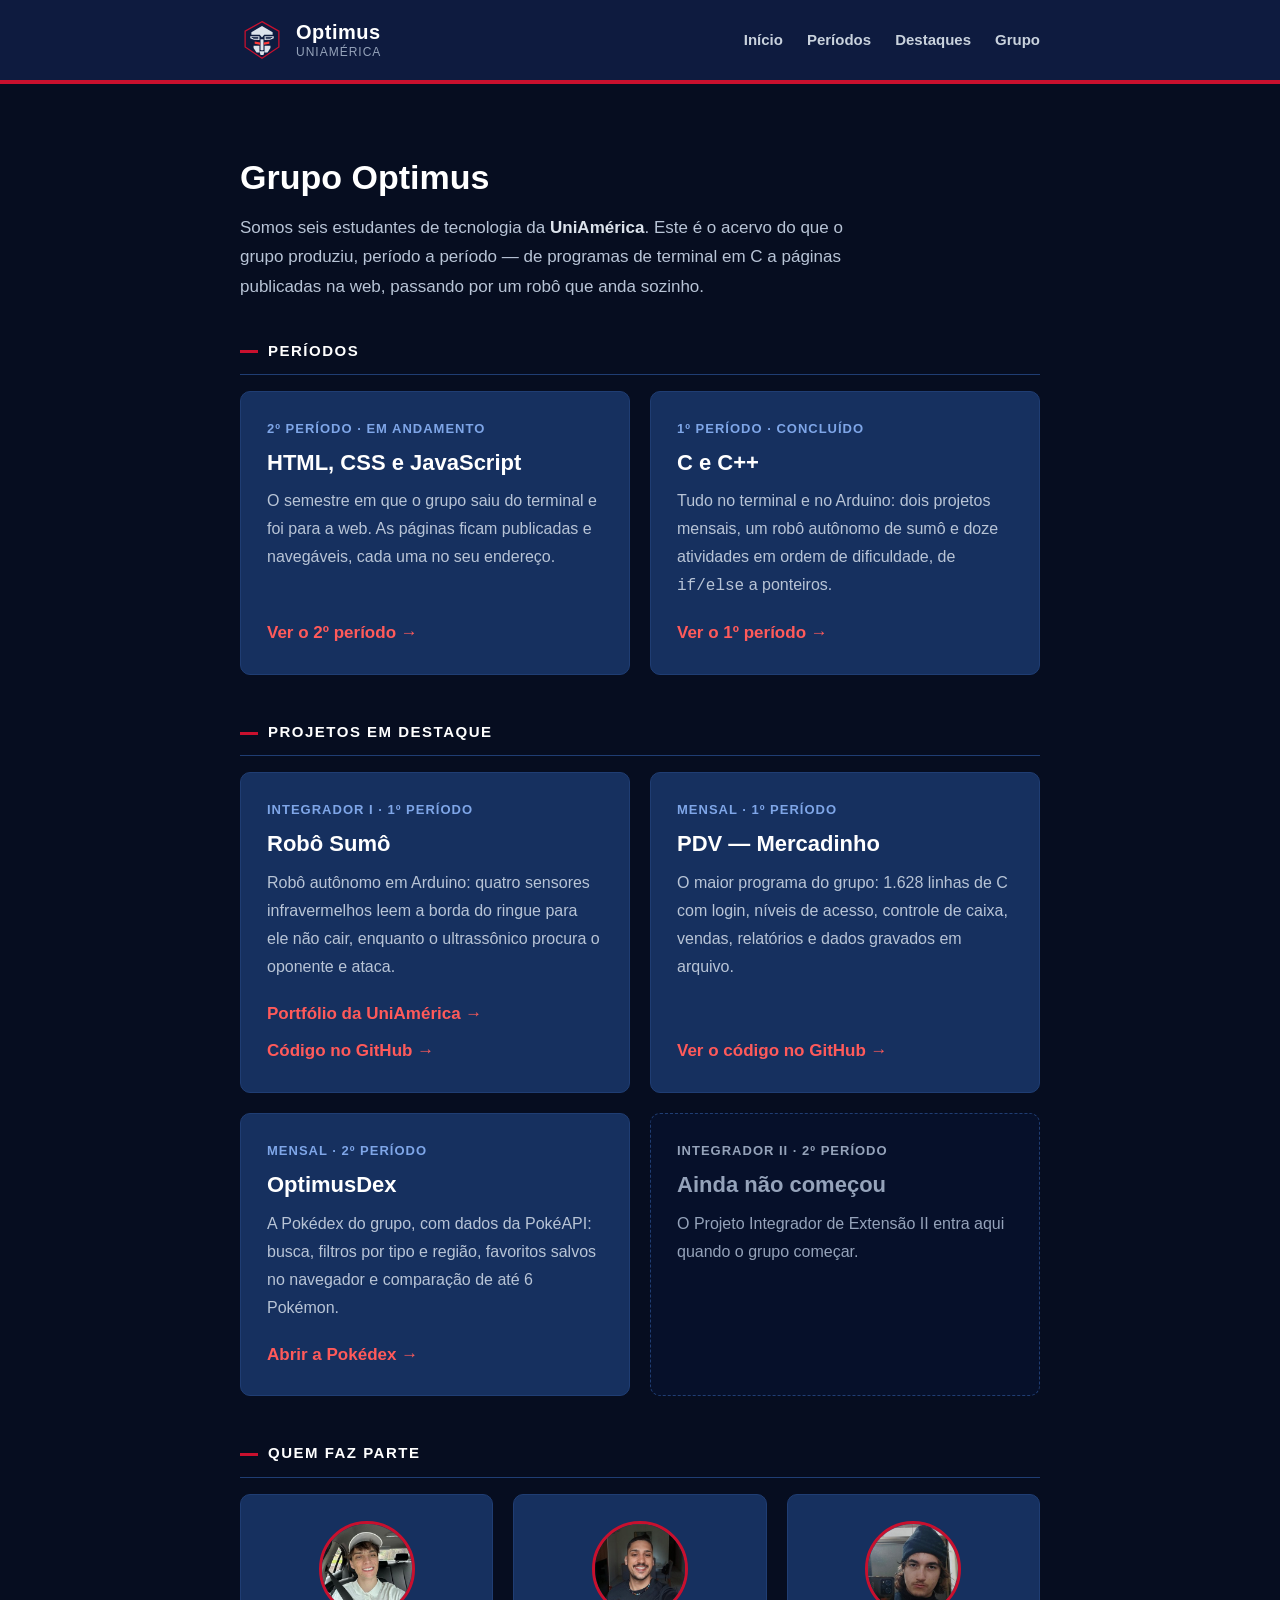
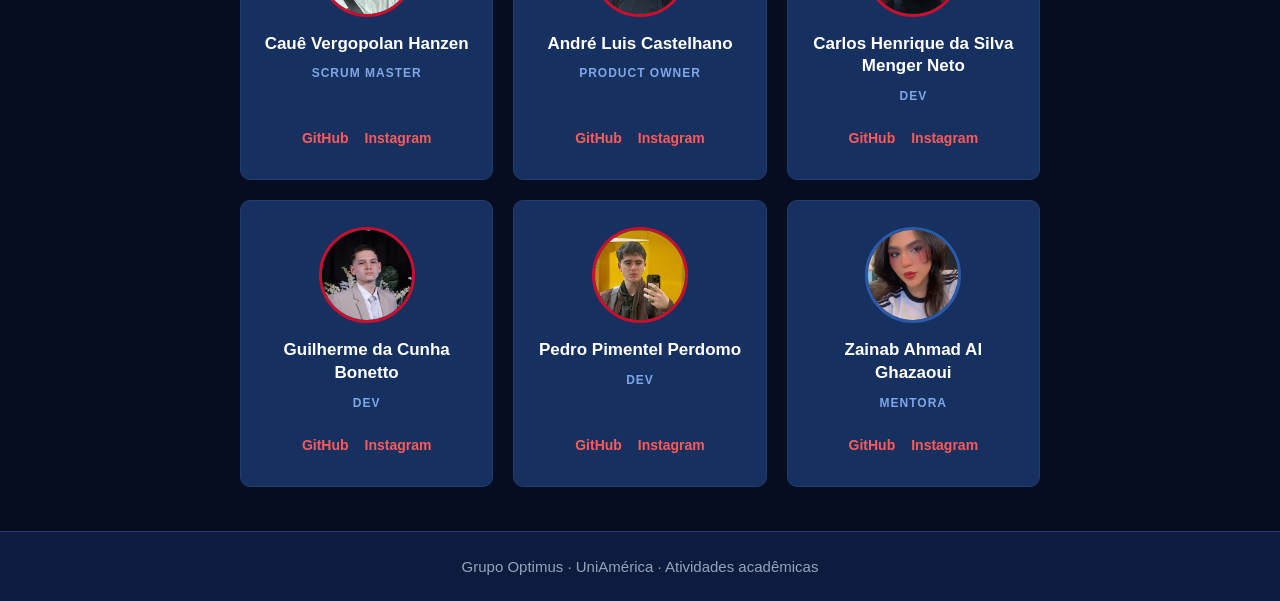
<file: index.html>
<!DOCTYPE html>
<html lang="pt-BR">

<head>
    <meta charset="UTF-8">
    <meta name="viewport" content="width=device-width, initial-scale=1.0">
    <meta name="description" content="Grupo Optimus - UniAmerica. Acervo dos trabalhos academicos do grupo, periodo a periodo.">
    <meta name="author" content="Grupo Optimus">
    <title>Grupo Optimus | UniAmérica</title>

    <!-- Copia local: cada repositorio do grupo carrega os proprios arquivos -->
    <link rel="icon" href="img/logo.svg" type="image/svg+xml">

    <link rel="stylesheet" href="style.css">
</head>

<body>

    <!-- ATENCAO: o cabecalho e o rodape sao iguais em index.html,
         periodo1.html e periodo2.html. Mexeu aqui, mexa nos tres. -->
    <header class="cabecalho">
        <div class="container cabecalho__interno">

            <div class="logo">
                <img class="logo__icone" src="img/logo.svg"
                     alt="Logo do Grupo Optimus">
                <div class="logo__textos">
                    <a class="logo__nome" href="index.html">Optimus</a>
                    <span class="logo__slogan">UniAmérica</span>
                </div>
            </div>

            <!-- Nesta pagina o menu aponta para as secoes daqui; nas paginas
                 de periodo ele aponta para as secoes de la -->
            <nav class="menu">
                <ul class="menu__lista">
                    <li><a href="#inicio">Início</a></li>
                    <li><a href="#periodos">Períodos</a></li>
                    <li><a href="#destaques">Destaques</a></li>
                    <li><a href="#grupo">Grupo</a></li>
                </ul>
            </nav>

        </div>
    </header>

    <main class="container">

        <section class="intro" id="inicio">
            <h1>Grupo Optimus</h1>
            <p>
                Somos seis estudantes de tecnologia da <strong>UniAmérica</strong>. Este é
                o acervo do que o grupo produziu, período a período — de programas de
                terminal em C a páginas publicadas na web, passando por um robô que anda
                sozinho.
            </p>
        </section>

        <!-- ============================================================
             PERIODOS

             O ponto de entrada para o trabalho de cada semestre. Cada
             periodo e uma pagina propria, com endereco fixo que nao muda
             quando o semestre seguinte comecar.

             PARA ACRESCENTAR UM PERIODO: copie um bloco <a class="periodo">
             e crie o periodoN.html correspondente. Lembre de acrescentar a
             opcao no alternador das paginas de periodo tambem.
             ============================================================ -->
        <section class="categoria" id="periodos">
            <h2 class="categoria__titulo">Períodos</h2>

            <div class="projetos">

                <a class="projeto" href="periodo2.html">
                    <span class="projeto__etiqueta">2º período &middot; em andamento</span>
                    <h3 class="projeto__titulo">HTML, CSS e JavaScript</h3>
                    <p class="projeto__texto">
                        O semestre em que o grupo saiu do terminal e foi para a web. As
                        páginas ficam publicadas e navegáveis, cada uma no seu endereço.
                    </p>
                    <span class="projeto__acao">Ver o 2º período &rarr;</span>
                </a>

                <a class="projeto" href="periodo1.html">
                    <span class="projeto__etiqueta">1º período &middot; concluído</span>
                    <h3 class="projeto__titulo">C e C++</h3>
                    <p class="projeto__texto">
                        Tudo no terminal e no Arduino: dois projetos mensais, um robô
                        autônomo de sumô e doze atividades em ordem de dificuldade, de
                        <code>if/else</code> a ponteiros.
                    </p>
                    <span class="projeto__acao">Ver o 1º período &rarr;</span>
                </a>

            </div>
        </section>

        <!-- ============================================================
             PROJETOS EM DESTAQUE
             Os maiores do acervo, de qualquer periodo. Os que ainda nao
             comecaram usam projeto--vazio, o mesmo cartao tracejado dos
             espacos reservados.
             ============================================================ -->
        <section class="categoria" id="destaques">
            <h2 class="categoria__titulo">Projetos em destaque</h2>

            <div class="projetos">

                <!-- Dois destinos, entao o cartao inteiro nao pode ser um <a>:
                     link dentro de link e HTML invalido -->
                <div class="projeto">
                    <span class="projeto__etiqueta">Integrador I &middot; 1º período</span>
                    <h3 class="projeto__titulo">Robô Sumô</h3>
                    <p class="projeto__texto">
                        Robô autônomo em Arduino: quatro sensores infravermelhos leem a
                        borda do ringue para ele não cair, enquanto o ultrassônico procura
                        o oponente e ataca.
                    </p>
                    <div class="projeto__acoes">
                        <a href="https://portfoliodigital.uniamerica.br/projetos/robo-sumo-optimus-6a3be08175212"
                           target="_blank" rel="noopener">Portfólio da UniAmérica &rarr;</a>
                        <a href="https://github.com/grupo-optimus/robo-sumo"
                           target="_blank" rel="noopener">Código no GitHub &rarr;</a>
                    </div>
                </div>

                <a class="projeto" href="https://github.com/grupo-optimus/pdv"
                   target="_blank" rel="noopener">
                    <span class="projeto__etiqueta">Mensal &middot; 1º período</span>
                    <h3 class="projeto__titulo">PDV &mdash; Mercadinho</h3>
                    <p class="projeto__texto">
                        O maior programa do grupo: 1.628 linhas de C com login, níveis de
                        acesso, controle de caixa, vendas, relatórios e dados gravados em
                        arquivo.
                    </p>
                    <span class="projeto__acao">Ver o código no GitHub &rarr;</span>
                </a>

                <a class="projeto" href="https://grupo-optimus.github.io/Pokedex_Web_Pokemon_Browsing/">
                    <span class="projeto__etiqueta">Mensal &middot; 2º período</span>
                    <h3 class="projeto__titulo">OptimusDex</h3>
                    <p class="projeto__texto">
                        A Pokédex do grupo, com dados da PokéAPI: busca, filtros por tipo e
                        região, favoritos salvos no navegador e comparação de até 6 Pokémon.
                    </p>
                    <span class="projeto__acao">Abrir a Pokédex &rarr;</span>
                </a>

                <div class="projeto projeto--vazio">
                    <span class="projeto__etiqueta">Integrador II &middot; 2º período</span>
                    <h3 class="projeto__titulo">Ainda não começou</h3>
                    <p class="projeto__texto">
                        O Projeto Integrador de Extensão II entra aqui quando o grupo
                        começar.
                    </p>
                </div>

            </div>
        </section>

        <!-- ============================================================
             QUEM FAZ PARTE

             Aqui e grade, com todo mundo visivel de uma vez, porque cada
             um tem links proprios. Nas paginas de periodo o mesmo cartao
             aparece em carrossel: la o que importa e quem fazia parte
             naquele semestre, nao os contatos.

             PARA ACRESCENTAR A FRASE DE CADA UM, basta uma linha depois do
             papel, que o CSS ja esta pronto:
             <p class="integrante__frase">A frase da pessoa aqui.</p>
             ============================================================ -->
        <section class="categoria" id="grupo">
            <h2 class="categoria__titulo">Quem faz parte</h2>

            <ul class="integrantes">

                <li class="integrante">
                    <img class="integrante__foto" src="img/caue-hanzen.jpg"
                         alt="Foto de Cauê Vergopolan Hanzen">
                    <h3 class="integrante__nome">Cauê Vergopolan Hanzen</h3>
                    <p class="integrante__papel">Scrum Master</p>
                    <ul class="integrante__redes">
                        <li><a href="https://github.com/kauoo"
                               target="_blank" rel="noopener">GitHub</a></li>
                        <li><a href="https://www.instagram.com/caue.hanzen/"
                               target="_blank" rel="noopener">Instagram</a></li>
                    </ul>
                </li>

                <li class="integrante">
                    <img class="integrante__foto" src="img/andre-castelhano.jpg"
                         alt="Foto de André Luis Castelhano">
                    <h3 class="integrante__nome">André Luis Castelhano</h3>
                    <p class="integrante__papel">Product Owner</p>
                    <ul class="integrante__redes">
                        <li><a href="https://github.com/andrecastelhanosilva"
                               target="_blank" rel="noopener">GitHub</a></li>
                        <li><a href="https://www.instagram.com/andrecastelhano.silva/"
                               target="_blank" rel="noopener">Instagram</a></li>
                    </ul>
                </li>

                <li class="integrante">
                    <img class="integrante__foto" src="img/carlos-menger.jpg"
                         alt="Foto de Carlos Henrique da Silva Menger Neto">
                    <h3 class="integrante__nome">Carlos Henrique da Silva Menger Neto</h3>
                    <p class="integrante__papel">Dev</p>
                    <ul class="integrante__redes">
                        <li><a href="https://github.com/chmenger"
                               target="_blank" rel="noopener">GitHub</a></li>
                        <li><a href="https://www.instagram.com/c_.menger/"
                               target="_blank" rel="noopener">Instagram</a></li>
                    </ul>
                </li>

                <li class="integrante">
                    <img class="integrante__foto" src="img/guilherme-bonetto.jpg"
                         alt="Foto de Guilherme da Cunha Bonetto">
                    <h3 class="integrante__nome">Guilherme da Cunha Bonetto</h3>
                    <p class="integrante__papel">Dev</p>
                    <ul class="integrante__redes">
                        <li><a href="https://github.com/GuilhermeBonetto22"
                               target="_blank" rel="noopener">GitHub</a></li>
                        <li><a href="https://www.instagram.com/guilherme_bonetto/"
                               target="_blank" rel="noopener">Instagram</a></li>
                    </ul>
                </li>

                <li class="integrante">
                    <img class="integrante__foto" src="img/pedro-perdomo.jpg"
                         alt="Foto de Pedro Pimentel Perdomo">
                    <h3 class="integrante__nome">Pedro Pimentel Perdomo</h3>
                    <p class="integrante__papel">Dev</p>
                    <ul class="integrante__redes">
                        <li><a href="https://github.com/PedroPimentelCS"
                               target="_blank" rel="noopener">GitHub</a></li>
                        <li><a href="https://www.instagram.com/pedro.pperdomo/"
                               target="_blank" rel="noopener">Instagram</a></li>
                    </ul>
                </li>

                <!-- A mentora leva --mentora, que troca o anel da foto de
                     vermelho para azul, mesma convencao dos carrosseis -->
                <li class="integrante integrante--mentora">
                    <img class="integrante__foto" src="img/zainab-ghazaoui.jpg"
                         alt="Foto de Zainab Ahmad Al Ghazaoui">
                    <h3 class="integrante__nome">Zainab Ahmad Al Ghazaoui</h3>
                    <p class="integrante__papel">Mentora</p>
                    <ul class="integrante__redes">
                        <li><a href="https://github.com/zainabdamani"
                               target="_blank" rel="noopener">GitHub</a></li>
                        <li><a href="https://www.instagram.com/zainab.wav/"
                               target="_blank" rel="noopener">Instagram</a></li>
                    </ul>
                </li>

            </ul>
        </section>

    </main>

    <footer class="rodape">
        <div class="container">
            <p>Grupo Optimus &middot; UniAmérica &middot; Atividades acadêmicas</p>
        </div>
    </footer>

</body>

</html>
</file>
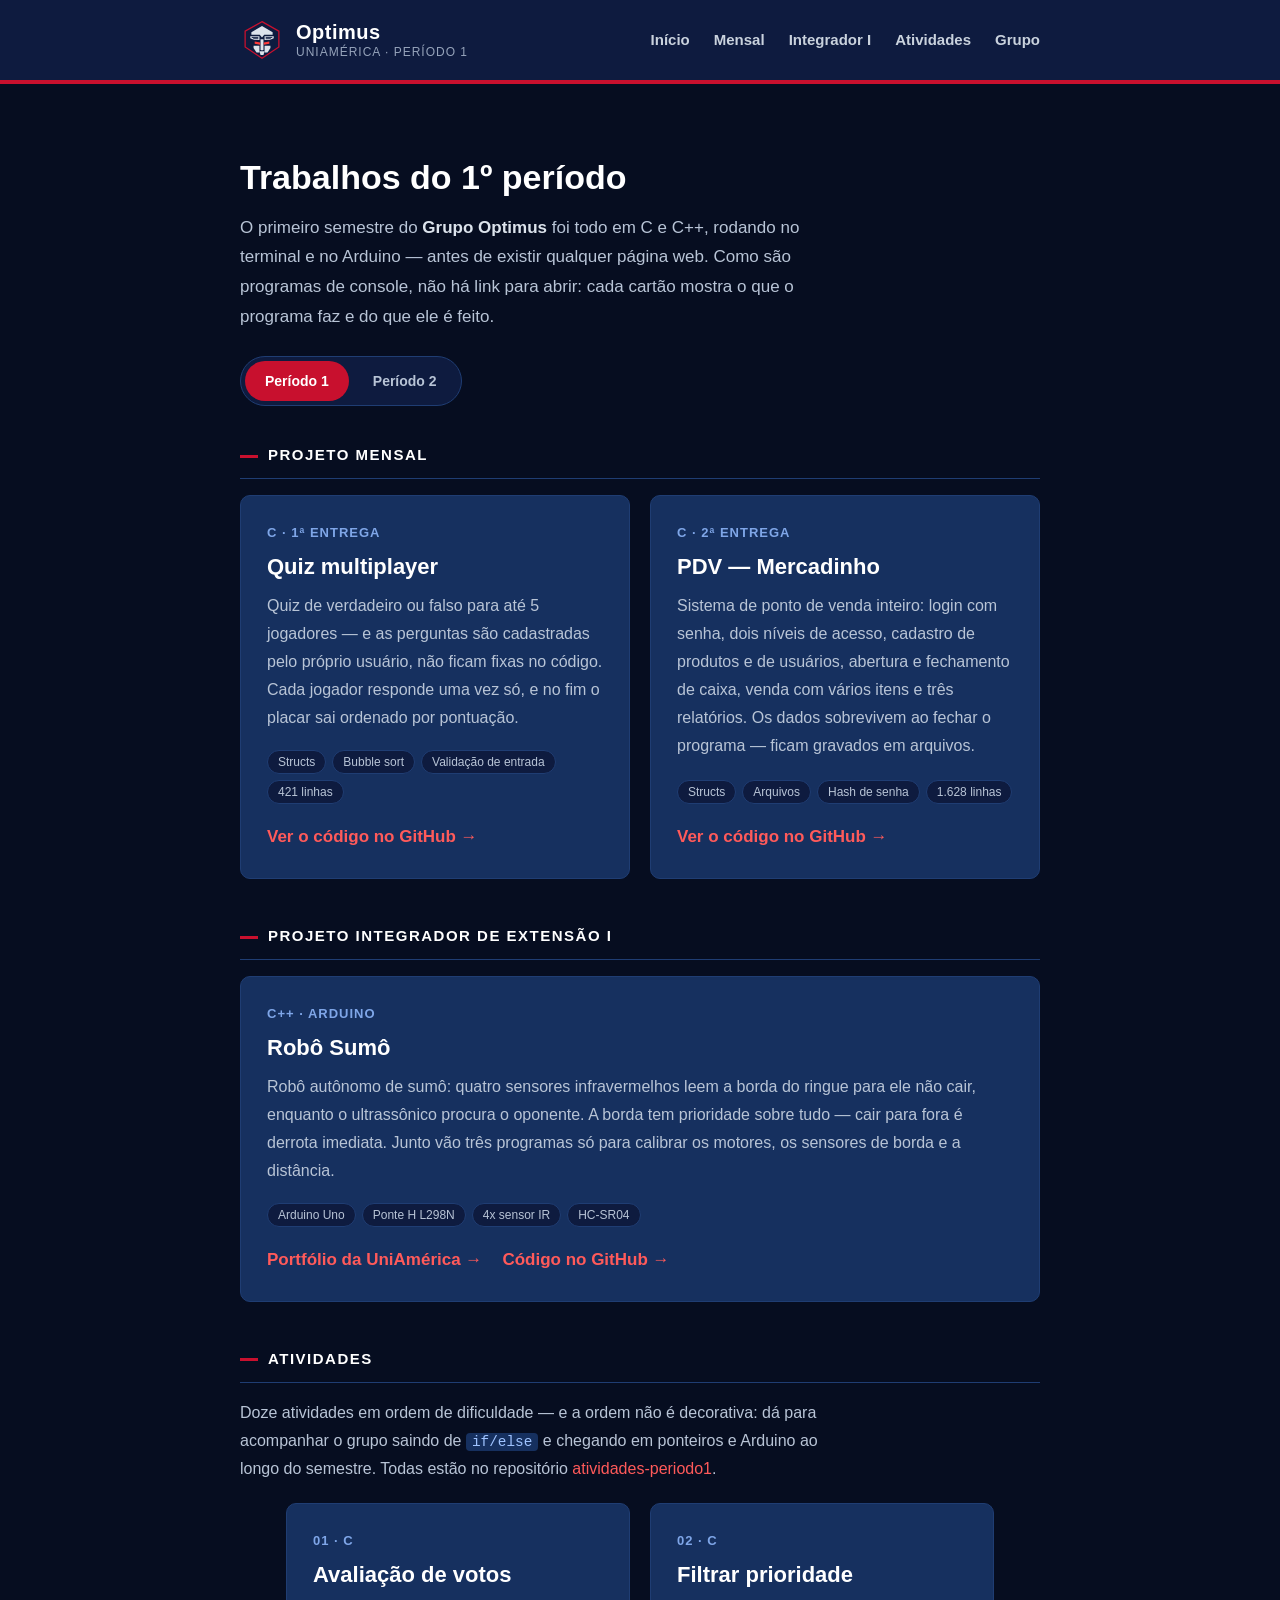
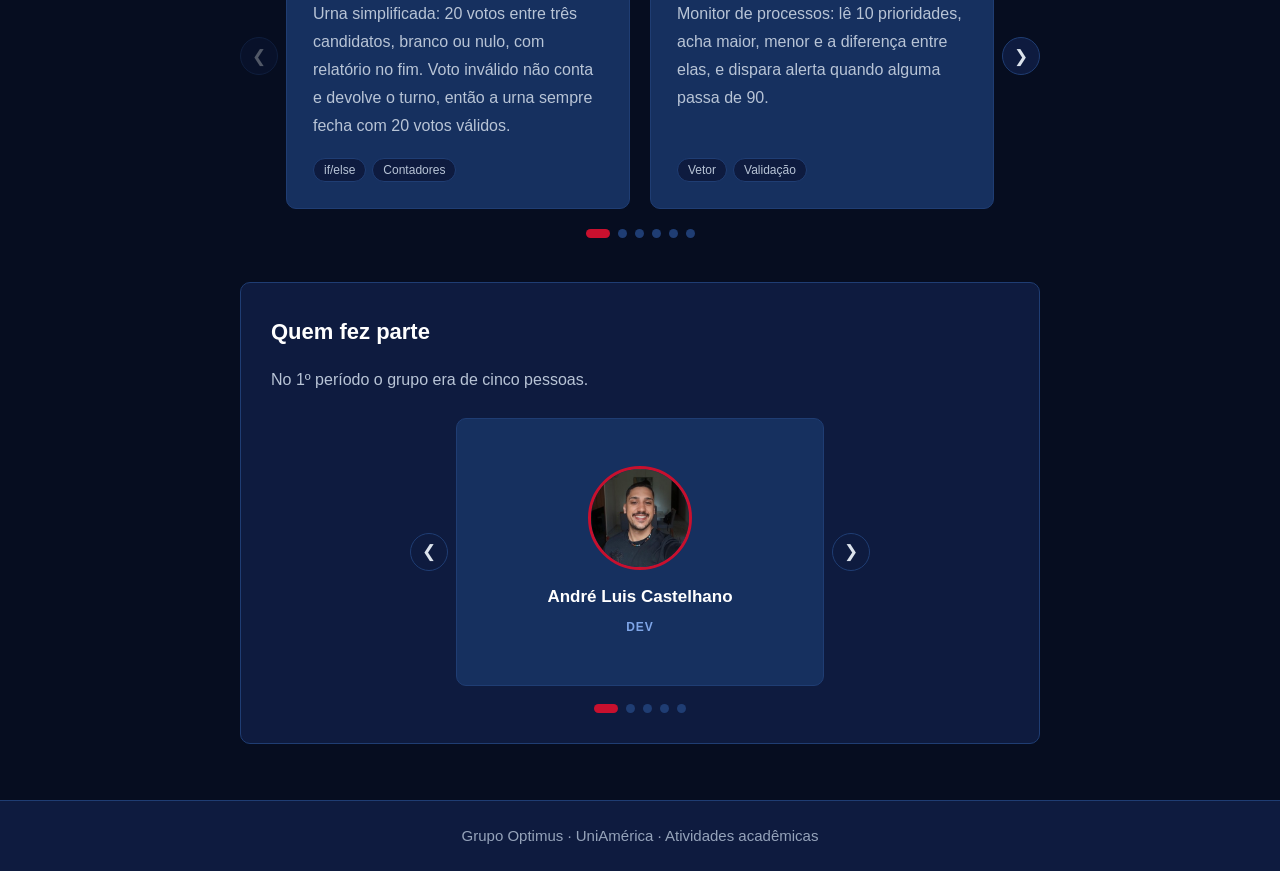
<file: periodo1.html>
<!DOCTYPE html>
<html lang="pt-BR">

<head>
    <meta charset="UTF-8">
    <meta name="viewport" content="width=device-width, initial-scale=1.0">
    <meta name="description" content="Trabalhos do 1o periodo do Grupo Optimus - UniAmerica. Projetos em C e C++, do PDV ao robo sumo.">
    <meta name="author" content="Grupo Optimus">
    <title>Grupo Optimus | Trabalhos do 1º período</title>

    <!-- Copia local: cada repositorio do grupo carrega os proprios arquivos -->
    <link rel="icon" href="img/logo.svg" type="image/svg+xml">

    <link rel="stylesheet" href="style.css">
</head>

<body>

    <!-- ATENCAO: o cabecalho e o rodape sao iguais em index.html,
         periodo1.html e periodo2.html. Mexeu aqui, mexa nos tres. -->
    <header class="cabecalho">
        <div class="container cabecalho__interno">

            <div class="logo">
                <img class="logo__icone" src="img/logo.svg"
                     alt="Logo do Grupo Optimus">
                <div class="logo__textos">
                    <a class="logo__nome" href="index.html">Optimus</a>
                    <span class="logo__slogan">UniAmérica &middot; Período 1</span>
                </div>
            </div>

            <nav class="menu">
                <ul class="menu__lista">
                    <li><a href="#inicio">Início</a></li>
                    <li><a href="#mensal">Mensal</a></li>
                    <li><a href="#integrador">Integrador I</a></li>
                    <li><a href="#atividades">Atividades</a></li>
                    <li><a href="#grupo">Grupo</a></li>
                </ul>
            </nav>

        </div>
    </header>

    <main class="container">

        <section class="intro" id="inicio">
            <h1>Trabalhos do 1º período</h1>
            <p>
                O primeiro semestre do <strong>Grupo Optimus</strong> foi todo em C e C++,
                rodando no terminal e no Arduino — antes de existir qualquer página web.
                Como são programas de console, não há link para abrir: cada cartão mostra
                o que o programa faz e do que ele é feito.
            </p>

            <!-- O periodo aberto leva a classe --ativa e o aria-current, que
                 avisa o leitor de tela qual das duas paginas e a atual -->
            <nav class="periodos" aria-label="Escolher período">
                <a class="periodos__opcao periodos__opcao--ativa" href="periodo1.html"
                   aria-current="page">Período 1</a>
                <a class="periodos__opcao" href="periodo2.html">Período 2</a>
            </nav>
        </section>

        <!-- Os trabalhos do periodo 1 nao estao publicados em lugar nenhum: o
             codigo vive nas maquinas do grupo. Por isso os cartoes sao <div> e
             nao <a>, e trazem <ul class="projeto__tags"> no lugar do link.
             A excecao e o robo, que tem portfolio no site da faculdade. -->

        <section class="categoria" id="mensal">
            <h2 class="categoria__titulo">Projeto Mensal</h2>

            <div class="projetos">

                <a class="projeto" href="https://github.com/grupo-optimus/quiz-mensal"
                   target="_blank" rel="noopener">
                    <span class="projeto__etiqueta">C &middot; 1ª entrega</span>
                    <h3 class="projeto__titulo">Quiz multiplayer</h3>
                    <p class="projeto__texto">
                        Quiz de verdadeiro ou falso para até 5 jogadores — e as perguntas
                        são cadastradas pelo próprio usuário, não ficam fixas no código.
                        Cada jogador responde uma vez só, e no fim o placar sai ordenado
                        por pontuação.
                    </p>
                    <ul class="projeto__tags">
                        <li class="projeto__tag">Structs</li>
                        <li class="projeto__tag">Bubble sort</li>
                        <li class="projeto__tag">Validação de entrada</li>
                        <li class="projeto__tag">421 linhas</li>
                    </ul>
                    <span class="projeto__acao">Ver o código no GitHub &rarr;</span>
                </a>

                <a class="projeto" href="https://github.com/grupo-optimus/pdv"
                   target="_blank" rel="noopener">
                    <span class="projeto__etiqueta">C &middot; 2ª entrega</span>
                    <h3 class="projeto__titulo">PDV &mdash; Mercadinho</h3>
                    <p class="projeto__texto">
                        Sistema de ponto de venda inteiro: login com senha, dois níveis de
                        acesso, cadastro de produtos e de usuários, abertura e fechamento
                        de caixa, venda com vários itens e três relatórios. Os dados
                        sobrevivem ao fechar o programa — ficam gravados em arquivos.
                    </p>
                    <ul class="projeto__tags">
                        <li class="projeto__tag">Structs</li>
                        <li class="projeto__tag">Arquivos</li>
                        <li class="projeto__tag">Hash de senha</li>
                        <li class="projeto__tag">1.628 linhas</li>
                    </ul>
                    <span class="projeto__acao">Ver o código no GitHub &rarr;</span>
                </a>

            </div>
        </section>

        <section class="categoria" id="integrador">
            <h2 class="categoria__titulo">Projeto Integrador de Extensão I</h2>

            <div class="projetos">

                <!-- Este cartao tem dois destinos, entao nao da para envolver tudo
                     num <a> como os outros: link dentro de link e HTML invalido.
                     Os dois links ficam no rodape do cartao. -->
                <div class="projeto">
                    <span class="projeto__etiqueta">C++ &middot; Arduino</span>
                    <h3 class="projeto__titulo">Robô Sumô</h3>
                    <p class="projeto__texto">
                        Robô autônomo de sumô: quatro sensores infravermelhos leem a borda
                        do ringue para ele não cair, enquanto o ultrassônico procura o
                        oponente. A borda tem prioridade sobre tudo — cair para fora é
                        derrota imediata. Junto vão três programas só para calibrar os
                        motores, os sensores de borda e a distância.
                    </p>
                    <ul class="projeto__tags">
                        <li class="projeto__tag">Arduino Uno</li>
                        <li class="projeto__tag">Ponte H L298N</li>
                        <li class="projeto__tag">4x sensor IR</li>
                        <li class="projeto__tag">HC-SR04</li>
                    </ul>
                    <div class="projeto__acoes">
                        <a href="https://portfoliodigital.uniamerica.br/projetos/robo-sumo-optimus-6a3be08175212"
                           target="_blank" rel="noopener">Portfólio da UniAmérica &rarr;</a>
                        <a href="https://github.com/grupo-optimus/robo-sumo"
                           target="_blank" rel="noopener">Código no GitHub &rarr;</a>
                    </div>
                </div>

            </div>
        </section>

        <section class="categoria" id="atividades">
            <h2 class="categoria__titulo">Atividades</h2>

            <p class="categoria__texto">
                Doze atividades em ordem de dificuldade — e a ordem não é decorativa:
                dá para acompanhar o grupo saindo de <code>if/else</code> e chegando em
                ponteiros e Arduino ao longo do semestre. Todas estão no repositório
                <a href="https://github.com/grupo-optimus/atividades-periodo1"
                   target="_blank" rel="noopener">atividades-periodo1</a>.
            </p>

            <!-- PRATELEIRA: carrossel horizontal de cartoes.

                 PARA ACRESCENTAR UMA ATIVIDADE basta copiar um bloco
                 <a class="projeto"> para dentro do trilho. As bolinhas sao
                 recalculadas sozinhas pelo js/prateleira.js - nao ha numero
                 de cartoes escrito em lugar nenhum. -->
            <div class="prateleira">

                <div class="prateleira__palco">

                    <button class="prateleira__seta prateleira__seta--anterior" type="button"
                            aria-label="Atividades anteriores">&#10094;</button>

                    <div class="prateleira__trilho">

                        <a class="projeto" href="https://github.com/grupo-optimus/atividades-periodo1/tree/main/01-avaliacao-votos"
                           target="_blank" rel="noopener">
                            <span class="projeto__etiqueta">01 &middot; C</span>
                            <h3 class="projeto__titulo">Avaliação de votos</h3>
                            <p class="projeto__texto">
                                Urna simplificada: 20 votos entre três candidatos, branco ou
                                nulo, com relatório no fim. Voto inválido não conta e devolve
                                o turno, então a urna sempre fecha com 20 votos válidos.
                            </p>
                            <ul class="projeto__tags">
                                <li class="projeto__tag">if/else</li>
                                <li class="projeto__tag">Contadores</li>
                            </ul>
                        </a>

                        <a class="projeto" href="https://github.com/grupo-optimus/atividades-periodo1/tree/main/02-filtrar-prioridade"
                           target="_blank" rel="noopener">
                            <span class="projeto__etiqueta">02 &middot; C</span>
                            <h3 class="projeto__titulo">Filtrar prioridade</h3>
                            <p class="projeto__texto">
                                Monitor de processos: lê 10 prioridades, acha maior, menor e a
                                diferença entre elas, e dispara alerta quando alguma passa de 90.
                            </p>
                            <ul class="projeto__tags">
                                <li class="projeto__tag">Vetor</li>
                                <li class="projeto__tag">Validação</li>
                            </ul>
                        </a>

                        <a class="projeto" href="https://github.com/grupo-optimus/atividades-periodo1/tree/main/03-verificar-duplicados"
                           target="_blank" rel="noopener">
                            <span class="projeto__etiqueta">03 &middot; C</span>
                            <h3 class="projeto__titulo">Verificar duplicados</h3>
                            <p class="projeto__texto">
                                Compara dois servidores de cinco valores e aponta cada conflito,
                                dizendo a posição nos dois lados — não só que houve conflito.
                            </p>
                            <ul class="projeto__tags">
                                <li class="projeto__tag">Laço aninhado</li>
                                <li class="projeto__tag">Dois vetores</li>
                            </ul>
                        </a>

                        <a class="projeto" href="https://github.com/grupo-optimus/atividades-periodo1/tree/main/04-string-login"
                           target="_blank" rel="noopener">
                            <span class="projeto__etiqueta">04 &middot; C</span>
                            <h3 class="projeto__titulo">String login</h3>
                            <p class="projeto__texto">
                                Registro e login com senha de no mínimo 8 caracteres. Tentar
                                entrar antes de se registrar é barrado.
                            </p>
                            <ul class="projeto__tags">
                                <li class="projeto__tag">Strings</li>
                                <li class="projeto__tag">strcmp</li>
                                <li class="projeto__tag">fgets</li>
                            </ul>
                        </a>

                        <a class="projeto" href="https://github.com/grupo-optimus/atividades-periodo1/tree/main/05-maquina-moedas"
                           target="_blank" rel="noopener">
                            <span class="projeto__etiqueta">05 &middot; C</span>
                            <h3 class="projeto__titulo">Máquina de moedas</h3>
                            <p class="projeto__texto">
                                Recebe um valor e devolve a menor quantidade de dinheiro possível.
                                A atividade pedia só as moedas; o grupo estendeu para as cédulas
                                também, de R$&nbsp;2 até R$&nbsp;200.
                            </p>
                            <ul class="projeto__tags">
                                <li class="projeto__tag">Algoritmo guloso</li>
                                <li class="projeto__tag">R$ 200 a R$ 0,05</li>
                            </ul>
                        </a>

                        <a class="projeto" href="https://github.com/grupo-optimus/atividades-periodo1/tree/main/06-quiz-v1"
                           target="_blank" rel="noopener">
                            <span class="projeto__etiqueta">06 &middot; C</span>
                            <h3 class="projeto__titulo">Quiz v1</h3>
                            <p class="projeto__texto">
                                Primeira versão do quiz, com menu e pontuação guardada entre uma
                                opção e outra. É o ponto de partida do quiz multiplayer que virou
                                projeto mensal.
                            </p>
                            <ul class="projeto__tags">
                                <li class="projeto__tag">Menu com estado</li>
                            </ul>
                        </a>

                        <a class="projeto" href="https://github.com/grupo-optimus/atividades-periodo1/tree/main/07-recursividade"
                           target="_blank" rel="noopener">
                            <span class="projeto__etiqueta">07 &middot; C</span>
                            <h3 class="projeto__titulo">Recursividade</h3>
                            <p class="projeto__texto">
                                Cadastro de clientes e fornecedores em que a listagem não usa
                                laço: a função chama a si mesma com o índice seguinte até chegar
                                ao fim do banco.
                            </p>
                            <ul class="projeto__tags">
                                <li class="projeto__tag">Recursão</li>
                                <li class="projeto__tag">Caso base</li>
                            </ul>
                        </a>

                        <a class="projeto" href="https://github.com/grupo-optimus/atividades-periodo1/tree/main/08-struct-desafio"
                           target="_blank" rel="noopener">
                            <span class="projeto__etiqueta">08 &middot; C</span>
                            <h3 class="projeto__titulo">Struct desafio</h3>
                            <p class="projeto__texto">
                                Cadastro de até 50 pessoas guardadas numa struct, com busca por
                                sobrenome que devolve todos os que batem, não só o primeiro.
                            </p>
                            <ul class="projeto__tags">
                                <li class="projeto__tag">struct</li>
                                <li class="projeto__tag">Busca por campo</li>
                            </ul>
                        </a>

                        <a class="projeto" href="https://github.com/grupo-optimus/atividades-periodo1/tree/main/09-calculadora-matrizes"
                           target="_blank" rel="noopener">
                            <span class="projeto__etiqueta">09 &middot; C</span>
                            <h3 class="projeto__titulo">Calculadora de matrizes</h3>
                            <p class="projeto__texto">
                                Soma, subtração, multiplicação e divisão de matrizes 3x3. A
                                multiplicação é a parte boa: não é elemento por elemento, precisa
                                do laço triplo somando linha contra coluna.
                            </p>
                            <ul class="projeto__tags">
                                <li class="projeto__tag">Matriz 3x3</li>
                                <li class="projeto__tag">Laço triplo</li>
                            </ul>
                        </a>

                        <a class="projeto" href="https://github.com/grupo-optimus/atividades-periodo1/tree/main/10-ponteiros"
                           target="_blank" rel="noopener">
                            <span class="projeto__etiqueta">10 &middot; C</span>
                            <h3 class="projeto__titulo">Ponteiros</h3>
                            <p class="projeto__texto">
                                Exercício de ponteiros que já é um mini PDV: abrir caixa,
                                cadastrar produtos e vender. É o projeto mensal nascendo dentro
                                de uma atividade de aula — 162 linhas aqui, 1.628 lá.
                            </p>
                            <ul class="projeto__tags">
                                <li class="projeto__tag">Ponteiros</li>
                                <li class="projeto__tag">Passagem por referência</li>
                            </ul>
                        </a>

                        <a class="projeto" href="https://github.com/grupo-optimus/atividades-periodo1/tree/main/11-bogosort"
                           target="_blank" rel="noopener">
                            <span class="projeto__etiqueta">11 &middot; C</span>
                            <h3 class="projeto__titulo">Bogosort</h3>
                            <p class="projeto__texto">
                                Embaralha o vetor, torce para ter ficado ordenado e, se não
                                ficou, embaralha de novo. O algoritmo mais ineficiente que
                                existe — e é justamente aí que dá para enxergar o que
                                complexidade significa.
                            </p>
                            <ul class="projeto__tags">
                                <li class="projeto__tag">Complexidade</li>
                                <li class="projeto__tag">10! = 3.628.800</li>
                            </ul>
                        </a>

                        <a class="projeto" href="https://github.com/grupo-optimus/atividades-periodo1/tree/main/12-arduino-motores-sensores"
                           target="_blank" rel="noopener">
                            <span class="projeto__etiqueta">12 &middot; C++ &middot; Arduino</span>
                            <h3 class="projeto__titulo">Motores e sensores</h3>
                            <p class="projeto__texto">
                                Os testes que vieram antes do robô: dois motores por ponte H e a
                                primeira leitura de sensor acionando o motor. Foi aqui que a
                                montagem do Integrador I começou a tomar forma.
                            </p>
                            <ul class="projeto__tags">
                                <li class="projeto__tag">Ponte H</li>
                                <li class="projeto__tag">PWM</li>
                                <li class="projeto__tag">Sensor</li>
                            </ul>
                        </a>

                    </div>

                    <button class="prateleira__seta prateleira__seta--proximo" type="button"
                            aria-label="Próximas atividades">&#10095;</button>

                </div>

                <!-- As bolinhas entram aqui, criadas pelo JavaScript -->
                <div class="prateleira__bolinhas"></div>

            </div>
        </section>

        <section class="grupo" id="grupo">
            <h2>Quem fez parte</h2>
            <p class="grupo__legenda">
                No 1º período o grupo era de cinco pessoas.
            </p>

            <!-- Carrossel igual ao da outra pagina, mesmo js/carrossel.js.
                 Aqui o Pedro nao aparece: ele entrou no grupo no 2o periodo. -->
            <div class="carrossel">

                <div class="carrossel__palco">

                    <button class="carrossel__seta carrossel__seta--anterior" type="button"
                            aria-label="Integrante anterior">&#10094;</button>

                    <!-- aria-live avisa o leitor de tela quando o slide troca -->
                    <div class="carrossel__slides" aria-live="polite">

                        <article class="carrossel__slide carrossel__slide--ativo">
                            <img class="carrossel__foto" src="img/andre-castelhano.jpg"
                                 alt="Foto de André Luis Castelhano">
                            <p class="carrossel__nome">André Luis Castelhano</p>
                            <p class="carrossel__papel">Dev</p>
                        </article>

                        <article class="carrossel__slide">
                            <img class="carrossel__foto" src="img/carlos-menger.jpg"
                                 alt="Foto de Carlos Henrique da Silva Menger Neto">
                            <p class="carrossel__nome">Carlos Henrique da Silva Menger Neto</p>
                            <p class="carrossel__papel">Dev</p>
                        </article>

                        <article class="carrossel__slide">
                            <img class="carrossel__foto" src="img/caue-hanzen.jpg"
                                 alt="Foto de Cauê Vergopolan Hanzen">
                            <p class="carrossel__nome">Cauê Vergopolan Hanzen</p>
                            <p class="carrossel__papel">Dev</p>
                        </article>

                        <article class="carrossel__slide">
                            <img class="carrossel__foto" src="img/guilherme-bonetto.jpg"
                                 alt="Foto de Guilherme da Cunha Bonetto">
                            <p class="carrossel__nome">Guilherme da Cunha Bonetto</p>
                            <p class="carrossel__papel">Dev</p>
                        </article>

                        <!-- A mentora leva --mentora, que troca o anel da foto
                             de vermelho para azul -->
                        <article class="carrossel__slide carrossel__slide--mentora">
                            <img class="carrossel__foto" src="img/zainab-ghazaoui.jpg"
                                 alt="Foto de Zainab Ahmad Al Ghazaoui">
                            <p class="carrossel__nome">Zainab Ahmad Al Ghazaoui</p>
                            <p class="carrossel__papel">Mentora</p>
                        </article>

                    </div>

                    <button class="carrossel__seta carrossel__seta--proximo" type="button"
                            aria-label="Próximo integrante">&#10095;</button>

                </div>

                <!-- As bolinhas entram aqui, criadas pelo JavaScript -->
                <div class="carrossel__bolinhas"></div>

            </div>
        </section>

    </main>

    <footer class="rodape">
        <div class="container">
            <p>Grupo Optimus &middot; UniAmérica &middot; Atividades acadêmicas</p>
        </div>
    </footer>

    <!-- No fim do body: assim o HTML do carrossel ja existe quando o
         script procura por ele -->
    <script src="js/carrossel.js"></script>
    <script src="js/prateleira.js"></script>

</body>

</html>
</file>
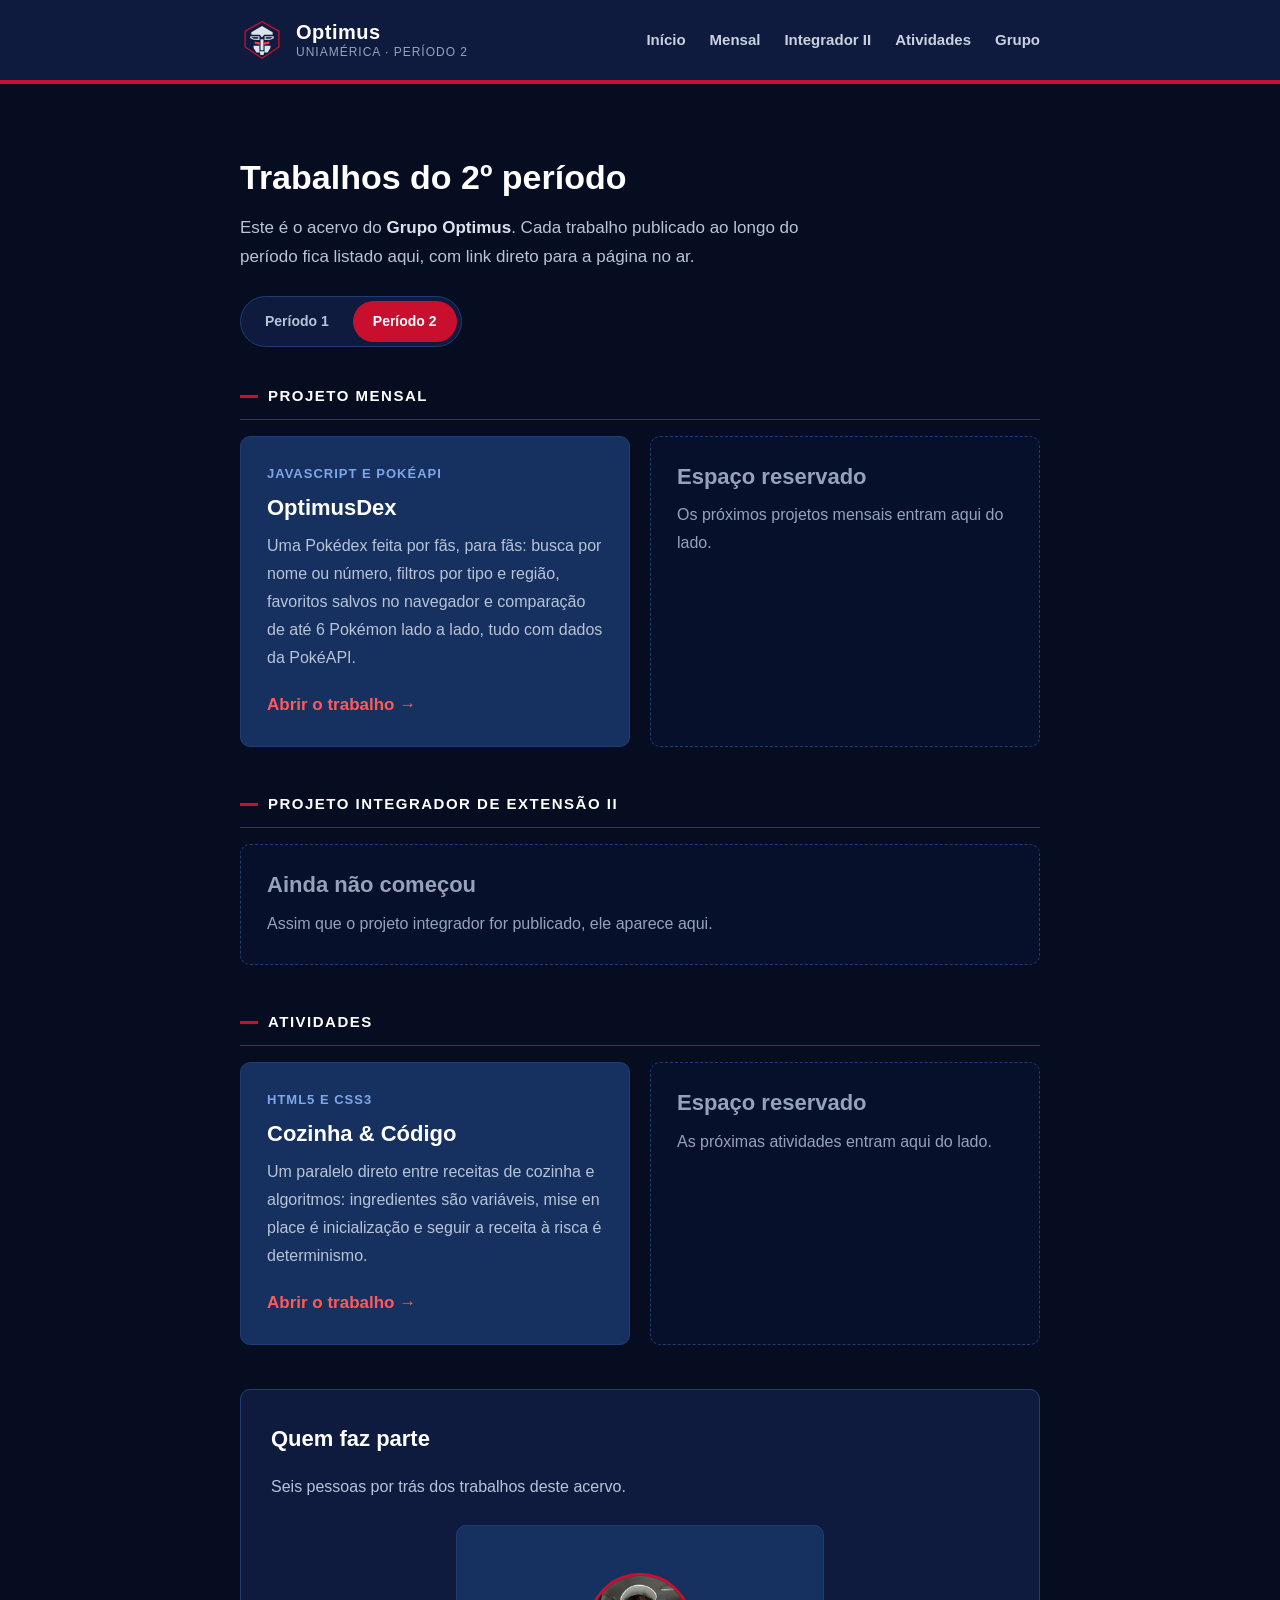
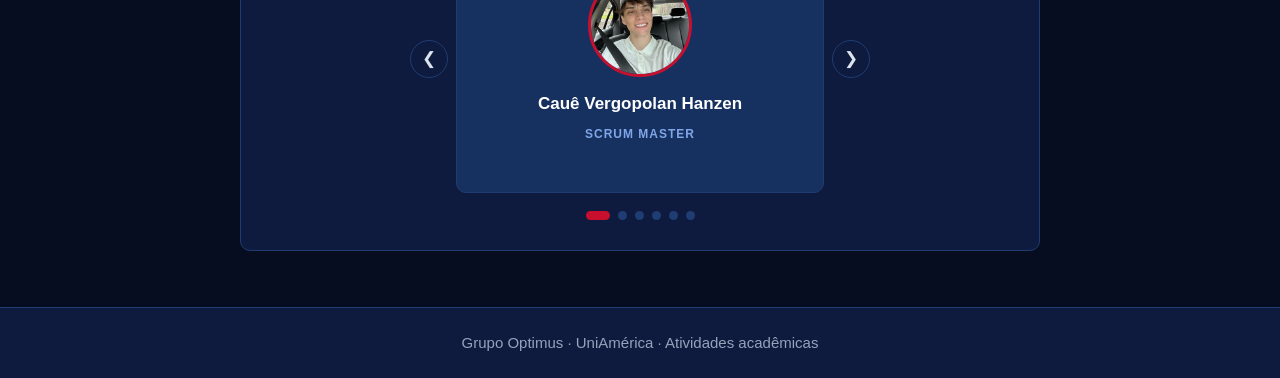
<file: periodo2.html>
<!DOCTYPE html>
<html lang="pt-BR">

<head>
    <meta charset="UTF-8">
    <meta name="viewport" content="width=device-width, initial-scale=1.0">
    <meta name="description" content="Trabalhos academicos do Grupo Optimus - UniAmerica. Portfolio dos projetos do semestre.">
    <meta name="author" content="Grupo Optimus">
    <title>Grupo Optimus | Trabalhos do semestre</title>

    <!-- Copia local: cada repositorio do grupo carrega os proprios arquivos -->
    <link rel="icon" href="img/logo.svg" type="image/svg+xml">

    <link rel="stylesheet" href="style.css">
</head>

<body>

    <!-- ATENCAO: o cabecalho e o rodape sao iguais em index.html,
         periodo1.html e periodo2.html. Mexeu aqui, mexa nos tres. -->
    <header class="cabecalho">
        <div class="container cabecalho__interno">

            <div class="logo">
                <img class="logo__icone" src="img/logo.svg"
                     alt="Logo do Grupo Optimus">
                <div class="logo__textos">
                    <a class="logo__nome" href="index.html">Optimus</a>
                    <span class="logo__slogan">UniAmérica &middot; Período 2</span>
                </div>
            </div>

            <nav class="menu">
                <ul class="menu__lista">
                    <li><a href="#inicio">Início</a></li>
                    <li><a href="#mensal">Mensal</a></li>
                    <li><a href="#integrador">Integrador II</a></li>
                    <li><a href="#atividades">Atividades</a></li>
                    <li><a href="#grupo">Grupo</a></li>
                </ul>
            </nav>

        </div>
    </header>

    <main class="container">

        <section class="intro" id="inicio">
            <h1>Trabalhos do 2º período</h1>
            <p>
                Este é o acervo do <strong>Grupo Optimus</strong>. Cada trabalho publicado
                ao longo do período fica listado aqui, com link direto para a página no ar.
            </p>

            <!-- O periodo aberto leva a classe --ativa e o aria-current, que
                 avisa o leitor de tela qual das duas paginas e a atual -->
            <nav class="periodos" aria-label="Escolher período">
                <a class="periodos__opcao" href="periodo1.html">Período 1</a>
                <a class="periodos__opcao periodos__opcao--ativa" href="periodo2.html"
                   aria-current="page">Período 2</a>
            </nav>
        </section>

        <!-- PARA ADICIONAR UM TRABALHO: copie um bloco <a class="projeto">
             inteiro e troque o href, o titulo e a descricao.

             Cada trabalho mora no seu proprio repositorio dentro da
             organizacao grupo-optimus, e o GitHub Pages publica todos sob o
             mesmo dominio - por isso o href e o nome do repositorio, com
             barra na frente e no fim: /cozinha-e-codigo/. -->

        <section class="categoria" id="mensal">
            <h2 class="categoria__titulo">Projeto Mensal</h2>

            <div class="projetos">

                <a class="projeto" href="https://grupo-optimus.github.io/Pokedex_Web_Pokemon_Browsing/">
                    <span class="projeto__etiqueta">JavaScript e PokéAPI</span>
                    <h3 class="projeto__titulo">OptimusDex</h3>
                    <p class="projeto__texto">
                        Uma Pokédex feita por fãs, para fãs: busca por nome ou número, filtros
                        por tipo e região, favoritos salvos no navegador e comparação de até
                        6 Pokémon lado a lado, tudo com dados da PokéAPI.
                    </p>
                    <span class="projeto__acao">Abrir o trabalho &rarr;</span>
                </a>

                <div class="projeto projeto--vazio">
                    <h3 class="projeto__titulo">Espaço reservado</h3>
                    <p class="projeto__texto">
                        Os próximos projetos mensais entram aqui do lado.
                    </p>
                </div>

            </div>
        </section>

        <section class="categoria" id="integrador">
            <h2 class="categoria__titulo">Projeto Integrador de Extensão II</h2>

            <div class="projetos">

                <div class="projeto projeto--vazio">
                    <h3 class="projeto__titulo">Ainda não começou</h3>
                    <p class="projeto__texto">
                        Assim que o projeto integrador for publicado, ele aparece aqui.
                    </p>
                </div>

            </div>
        </section>

        <section class="categoria" id="atividades">
            <h2 class="categoria__titulo">Atividades</h2>

            <div class="projetos">

                <a class="projeto" href="https://grupo-optimus.github.io/cozinha-e-codigo/">
                    <span class="projeto__etiqueta">HTML5 e CSS3</span>
                    <h3 class="projeto__titulo">Cozinha &amp; Código</h3>
                    <p class="projeto__texto">
                        Um paralelo direto entre receitas de cozinha e algoritmos: ingredientes
                        são variáveis, mise en place é inicialização e seguir a receita à risca
                        é determinismo.
                    </p>
                    <span class="projeto__acao">Abrir o trabalho &rarr;</span>
                </a>

                <div class="projeto projeto--vazio">
                    <h3 class="projeto__titulo">Espaço reservado</h3>
                    <p class="projeto__texto">
                        As próximas atividades entram aqui do lado.
                    </p>
                </div>

            </div>
        </section>

        <section class="grupo" id="grupo">
            <h2>Quem faz parte</h2>
            <p class="grupo__legenda">
                Seis pessoas por trás dos trabalhos deste acervo.
            </p>

            <!-- PARA INCLUIR ALGUEM: copie um bloco <article class="carrossel__slide">
                 inteiro e troque a foto, o nome e o papel. A bolinha correspondente
                 e criada sozinha pelo JavaScript.

                 As fotos sao quadradas (300x300) e o CSS as recorta em circulo.

                 ATENCAO: so o primeiro slide leva a classe carrossel__slide--ativo,
                 que e o que deixa um slide visivel. Se o JavaScript nao carregar,
                 e esse integrante que fica na tela, em vez de a secao ficar vazia. -->
            <div class="carrossel">

                <div class="carrossel__palco">

                    <button class="carrossel__seta carrossel__seta--anterior" type="button"
                            aria-label="Integrante anterior">&#10094;</button>

                    <!-- aria-live avisa o leitor de tela quando o slide troca -->
                    <div class="carrossel__slides" aria-live="polite">

                        <article class="carrossel__slide carrossel__slide--ativo">
                            <img class="carrossel__foto" src="img/caue-hanzen.jpg"
                                 alt="Foto de Cauê Vergopolan Hanzen">
                            <p class="carrossel__nome">Cauê Vergopolan Hanzen</p>
                            <p class="carrossel__papel">Scrum Master</p>
                        </article>

                        <article class="carrossel__slide">
                            <img class="carrossel__foto" src="img/andre-castelhano.jpg"
                                 alt="Foto de André Luis Castelhano">
                            <p class="carrossel__nome">André Luis Castelhano</p>
                            <p class="carrossel__papel">Product Owner</p>
                        </article>

                        <article class="carrossel__slide">
                            <img class="carrossel__foto" src="img/carlos-menger.jpg"
                                 alt="Foto de Carlos Henrique da Silva Menger Neto">
                            <p class="carrossel__nome">Carlos Henrique da Silva Menger Neto</p>
                            <p class="carrossel__papel">Dev</p>
                        </article>

                        <article class="carrossel__slide">
                            <img class="carrossel__foto" src="img/guilherme-bonetto.jpg"
                                 alt="Foto de Guilherme da Cunha Bonetto">
                            <p class="carrossel__nome">Guilherme da Cunha Bonetto</p>
                            <p class="carrossel__papel">Dev</p>
                        </article>

                        <article class="carrossel__slide">
                            <img class="carrossel__foto" src="img/pedro-perdomo.jpg"
                                 alt="Foto de Pedro Pimentel Perdomo">
                            <p class="carrossel__nome">Pedro Pimentel Perdomo</p>
                            <p class="carrossel__papel">Dev</p>
                        </article>

                        <!-- A mentora leva --mentora, que troca o anel da foto
                             de vermelho para azul -->
                        <article class="carrossel__slide carrossel__slide--mentora">
                            <img class="carrossel__foto" src="img/zainab-ghazaoui.jpg"
                                 alt="Foto de Zainab Ahmad Al Ghazaoui">
                            <p class="carrossel__nome">Zainab Ahmad Al Ghazaoui</p>
                            <p class="carrossel__papel">Mentora</p>
                        </article>

                    </div>

                    <button class="carrossel__seta carrossel__seta--proximo" type="button"
                            aria-label="Próximo integrante">&#10095;</button>

                </div>

                <!-- As bolinhas entram aqui, criadas pelo JavaScript -->
                <div class="carrossel__bolinhas"></div>

            </div>
        </section>

    </main>

    <footer class="rodape">
        <div class="container">
            <p>Grupo Optimus &middot; UniAmérica &middot; Atividades acadêmicas</p>
        </div>
    </footer>

    <!-- No fim do body: assim o HTML do carrossel ja existe quando o
         script procura por ele -->
    <script src="js/carrossel.js"></script>

</body>

</html>
</file>
<file: style.css>
/* ============================================================
   Grupo Optimus - portfolio

   Paleta, a mesma do Cozinha & Codigo para as duas paginas
   parecerem o mesmo site:
   #060D20 fundo    #0E1B3F faixas     #16305F cartoes
   #1F3D73 bordas   #C8102E vermelho   #7FA6E8 etiquetas
   #FFFFFF titulos  #DCE3EC texto      #95A3BA legendas
   ============================================================ */

* {
    margin: 0;
    padding: 0;
    box-sizing: border-box;
}

/* Avisa o navegador que a pagina e escura, para ele desenhar
   barras de rolagem e campos de formulario no tom certo */
:root {
    color-scheme: dark;
}

body {
    font-family: "Segoe UI", Tahoma, Verdana, Arial, sans-serif;
    font-size: 17px;
    line-height: 1.75;
    background-color: #060d20;
    color: #dce3ec;
}

main {
    padding-top: 100px;
}

a {
    color: #ff5a5a;
    text-decoration: none;
}

a:hover {
    color: #ff8a8a;
}

.container {
    width: 100%;
    max-width: 800px;
    margin: 0 auto;
}

/* ------------------------------------------------------------
   CABECALHO
   ------------------------------------------------------------ */

.cabecalho {
    position: fixed;
    top: 0;
    left: 0;
    width: 100%;

    background-color: #0e1b3f;
    color: #ffffff;
    padding: 18px 0;
    border-bottom: 4px solid #c8102e;

    z-index: 1000;
}

.cabecalho__interno {
    display: flex;
    flex-wrap: wrap;
    align-items: center;
    justify-content: space-between;
    gap: 16px;
}

.logo {
    display: flex;
    align-items: center;
    gap: 12px;
}

/* O display: block tira o espaco fantasma que o navegador reserva
   embaixo de imagens em linha, que desalinharia o nome ao lado */
.logo__icone {
    display: block;
    width: 44px;
    height: 44px;
}

.logo__textos {
    display: flex;
    flex-direction: column;
    line-height: 1.3;
}

.logo__nome {
    font-size: 20px;
    font-weight: bold;
    letter-spacing: 0.5px;
}

/* O nome e um link, mas nao deve ficar vermelho como os demais */
a.logo__nome {
    color: inherit;
    align-self: flex-start;
}

a.logo__nome:hover {
    color: #ff5a5a;
    text-decoration: none;
}

.logo__slogan {
    font-size: 12px;
    color: #95a3ba;
    letter-spacing: 1px;
    text-transform: uppercase;
}

.menu__lista {
    list-style: none;
    display: flex;
    flex-wrap: wrap;
    gap: 24px;
}

.menu__lista a {
    color: #c9d2dd;
    font-size: 15px;
    font-weight: bold;
    padding-bottom: 4px;
    /* Borda transparente ja no repouso: reserva o espaco e evita
       que o texto pule quando a linha vermelha aparece no hover */
    border-bottom: 2px solid transparent;
}

.menu__lista a:hover {
    color: #ff5a5a;
    border-bottom-color: #ff5a5a;
    text-decoration: none;
}

/* ------------------------------------------------------------
   APRESENTACAO
   ------------------------------------------------------------ */

.intro {
    padding: 56px 0 36px;
}

.intro h1 {
    color: #ffffff;
    font-size: 34px;
    line-height: 1.25;
    margin-bottom: 14px;
}

.intro p {
    color: #b8c4d6;
    max-width: 620px;
}

.intro strong {
    color: #dce3ec;
}

/* Alternador de periodo. Cada periodo e uma pagina propria, entao as
   opcoes sao <a> de verdade: funciona sem JavaScript, cada periodo
   tem a sua URL e da para mandar o link direto de um deles. */
.periodos {
    display: inline-flex;
    gap: 4px;
    margin-top: 24px;
    padding: 4px;
    background-color: #0e1b3f;
    border: 1px solid #1f3d73;
    border-radius: 999px;
}

.periodos__opcao {
    color: #b8c4d6;
    font-size: 14px;
    font-weight: 700;
    padding: 8px 20px;
    border-radius: 999px;
    transition: background-color 0.15s ease, color 0.15s ease;
}

.periodos__opcao:hover {
    background-color: #16305f;
    color: #ffffff;
    text-decoration: none;
}

/* O periodo aberto no momento */
.periodos__opcao--ativa,
.periodos__opcao--ativa:hover {
    background-color: #c8102e;
    color: #ffffff;
}

/* ------------------------------------------------------------
   CATEGORIAS E GRADE DE PROJETOS
   ------------------------------------------------------------ */

.categoria {
    padding-bottom: 44px;
}

.categoria__titulo {
    color: #ffffff;
    font-size: 15px;
    text-transform: uppercase;
    letter-spacing: 1.5px;
    margin-bottom: 16px;
    padding-bottom: 10px;
    border-bottom: 1px solid #1f3d73;
}

/* Tracinho vermelho antes do nome da categoria */
.categoria__titulo::before {
    content: "";
    display: inline-block;
    width: 18px;
    height: 3px;
    background-color: #c8102e;
    vertical-align: middle;
    margin-right: 10px;
}

/* O auto-fit + minmax reorganiza os cartoes sozinho conforme a
   largura da tela: 1, 2 ou 5 trabalhos na categoria, tanto faz */
/* Texto de apoio embaixo do nome da categoria */
.categoria__texto {
    color: #b8c4d6;
    font-size: 16px;
    max-width: 620px;
    margin-bottom: 20px;
}

.categoria__texto code {
    color: #9fc3ff;
    background-color: #16305f;
    font-family: Consolas, "Courier New", monospace;
    font-size: 0.9em;
    padding: 1px 6px;
    border-radius: 4px;
}

.projetos {
    display: grid;
    grid-template-columns: repeat(auto-fit, minmax(280px, 1fr));
    gap: 20px;
}

.projeto {
    display: flex;
    flex-direction: column;
    background-color: #16305f;
    border: 1px solid #1f3d73;
    border-radius: 10px;
    padding: 26px;
    transition: transform 0.15s ease, border-color 0.15s ease;
}

/* O cartao inteiro e clicavel, entao o texto nao herda cor de link */
a.projeto {
    color: #dce3ec;
}

a.projeto:hover {
    transform: translateY(-3px);
    border-color: #c8102e;
    color: #dce3ec;
}

.projeto__etiqueta {
    color: #7fa6e8;
    font-size: 13px;
    font-weight: 700;
    text-transform: uppercase;
    letter-spacing: 1px;
    margin-bottom: 8px;
}

.projeto__titulo {
    color: #ffffff;
    font-size: 22px;
    line-height: 1.3;
    margin-bottom: 10px;
}

.projeto__texto {
    color: #b8c4d6;
    font-size: 16px;
    /* Empurra a chamada de acao para a base, deixando o rodape de
       todos os cartoes da linha na mesma altura */
    flex-grow: 1;
}

.projeto__acao {
    color: #ff5a5a;
    font-weight: 700;
    margin-top: 18px;
}

/* Para cartao com mais de um destino, que por isso nao pode ser um <a>
   envolvendo tudo - link dentro de link e HTML invalido */
.projeto__acoes {
    display: flex;
    flex-wrap: wrap;
    gap: 8px 20px;
    margin-top: 18px;
}

.projeto__acoes a {
    color: #ff5a5a;
    font-weight: 700;
}

/* Ficha tecnica, usada nos trabalhos do periodo 1: sao programas de
   console em C, nao tem pagina para abrir - entao o cartao mostra do
   que o programa e feito, no lugar do link */
.projeto__tags {
    list-style: none;
    display: flex;
    flex-wrap: wrap;
    gap: 6px;
    margin-top: 18px;
}

.projeto__tag {
    color: #b8c4d6;
    background-color: #0e1b3f;
    border: 1px solid #1f3d73;
    border-radius: 999px;
    font-size: 12px;
    line-height: 1.7;
    padding: 1px 10px;
}

/* Cartao reservado para trabalho ainda nao publicado */
.projeto--vazio {
    background-color: #06102a;
    border-style: dashed;
}

.projeto--vazio .projeto__titulo,
.projeto--vazio .projeto__etiqueta {
    color: #95a3ba;
}

.projeto--vazio .projeto__texto {
    color: #95a3ba;
}

/* ------------------------------------------------------------
   INTEGRANTES EM GRADE (pagina inicial)

   Na home todos aparecem de uma vez, porque cada um tem links
   proprios e esconder cinco atras de um carrossel esconderia os
   contatos junto. Nas paginas de periodo o mesmo cartao aparece
   em carrossel: la o que importa e quem fazia parte no semestre.
   ------------------------------------------------------------ */

.integrantes {
    list-style: none;
    display: grid;
    grid-template-columns: repeat(auto-fit, minmax(230px, 1fr));
    gap: 20px;
}

.integrante {
    display: flex;
    flex-direction: column;
    align-items: center;
    text-align: center;

    background-color: #16305f;
    border: 1px solid #1f3d73;
    border-radius: 10px;
    padding: 26px 18px;
}

.integrante__foto {
    width: 96px;
    height: 96px;
    border-radius: 50%;
    object-fit: cover;
    border: 3px solid #c8102e;
    background-color: #060d20;
    margin-bottom: 16px;
}

.integrante--mentora .integrante__foto {
    border-color: #2b5aa8;
}

.integrante__nome {
    color: #ffffff;
    font-size: 17px;
    line-height: 1.35;
}

.integrante__papel {
    color: #7fa6e8;
    font-size: 12px;
    font-weight: 700;
    text-transform: uppercase;
    letter-spacing: 1px;
    margin-top: 8px;
}

/* Uma frase por pessoa, quando houver */
.integrante__frase {
    color: #b8c4d6;
    font-size: 15px;
    margin-top: 12px;
}

/* O margin-top: auto joga os links para a base do cartao. Sem ele, um
   nome que quebra em duas linhas empurra os links para baixo e eles
   deixam de bater com os dos cartoes vizinhos. O espaco minimo fica
   no padding, porque a margem aqui esta ocupada empurrando. */
.integrante__redes {
    list-style: none;
    display: flex;
    flex-wrap: wrap;
    justify-content: center;
    gap: 6px 16px;
    margin-top: auto;
    padding-top: 16px;
}

.integrante__redes a {
    font-size: 14px;
    font-weight: 700;
}

/* ------------------------------------------------------------
   PRATELEIRA DE ATIVIDADES

   Carrossel horizontal para quando ha trabalhos demais para uma
   grade: mostra dois cartoes por vez no computador e um no
   celular, e desliza para os proximos.

   Quem rola e o proprio navegador, com overflow-x + scroll-snap.
   O js/prateleira.js so manda rolar e acende a bolinha certa.
   Isso da deslize de dedo, roda do mouse e teclado de graca - e
   sem JavaScript a prateleira continua rolavel na mao.
   ------------------------------------------------------------ */

.prateleira__palco {
    display: flex;
    align-items: center;
    gap: 8px;
}

.prateleira__trilho {
    flex: 1;
    display: flex;
    gap: 20px;

    overflow-x: auto;
    scroll-snap-type: x mandatory;
    scroll-behavior: smooth;

    /* A barra de rolagem sai de cena: a navegacao e pelas setas e
       pelas bolinhas, e a barra cortaria o rodape dos cartoes */
    scrollbar-width: none;
}

.prateleira__trilho::-webkit-scrollbar {
    display: none;
}

/* Dois cartoes por vez. O calc desconta o gap que fica entre eles,
   senao o segundo cartao vazaria alguns pixels para fora. */
.prateleira__trilho > .projeto {
    flex: 0 0 calc((100% - 20px) / 2);
    scroll-snap-align: start;
}

/* Some quando tudo ja cabe na tela - o JavaScript poe esta classe */
.prateleira--completa .prateleira__seta,
.prateleira--completa .prateleira__bolinhas {
    display: none;
}

.prateleira__seta {
    flex-shrink: 0;
    width: 38px;
    height: 38px;
    border: 1px solid #1f3d73;
    border-radius: 50%;
    background-color: #0e1b3f;
    color: #dce3ec;
    font-size: 17px;
    line-height: 1;
    cursor: pointer;
    transition: background-color 0.15s ease, border-color 0.15s ease, color 0.15s ease;
}

.prateleira__seta:hover:not(:disabled) {
    background-color: #c8102e;
    border-color: #c8102e;
    color: #ffffff;
}

/* Chegou na ponta: a seta apaga em vez de sumir, para os cartoes
   nao pularem de lugar quando ela sai */
.prateleira__seta:disabled {
    opacity: 0.35;
    cursor: default;
}

.prateleira__bolinhas {
    display: flex;
    justify-content: center;
    gap: 8px;
    margin-top: 20px;
}

.prateleira__bolinha {
    flex-shrink: 0;
    width: 9px;
    height: 9px;
    padding: 0;
    border: none;
    border-radius: 50%;
    background-color: #1f3d73;
    cursor: pointer;
    transition: background-color 0.2s ease, width 0.2s ease;
}

.prateleira__bolinha:hover {
    background-color: #7fa6e8;
}

.prateleira__bolinha--ativa {
    width: 24px;
    border-radius: 5px;
    background-color: #c8102e;
}

.prateleira__seta:focus-visible,
.prateleira__bolinha:focus-visible {
    outline: 2px solid #7fa6e8;
    outline-offset: 2px;
}

/* Um cartao por vez na tela estreita */
@media (max-width: 700px) {

    .prateleira__trilho > .projeto {
        flex-basis: 100%;
    }
}

@media (prefers-reduced-motion: reduce) {

    .prateleira__trilho {
        scroll-behavior: auto;
    }

    .prateleira__seta,
    .prateleira__bolinha {
        transition: none;
    }
}

/* ------------------------------------------------------------
   INTEGRANTES (CARROSSEL)

   Os slides ficam empilhados no mesmo lugar e so o que tem a
   classe --ativo aparece. Quem poe e tira essa classe e o
   js/carrossel.js.
   ------------------------------------------------------------ */

.grupo {
    background-color: #0e1b3f;
    border: 1px solid #1f3d73;
    border-radius: 10px;
    padding: 30px;
    margin-bottom: 56px;
}

.grupo h2 {
    color: #ffffff;
    font-size: 22px;
    margin-bottom: 14px;
}

.grupo__legenda {
    color: #b8c4d6;
    font-size: 16px;
    margin-bottom: 24px;
}

.carrossel {
    max-width: 460px;
    margin: 0 auto;
}

/* O align-items: center segura as setas na altura do meio do
   cartao sem posicionamento absoluto: se o cartao mudar de
   altura, elas acompanham sozinhas */
.carrossel__palco {
    display: flex;
    align-items: center;
    gap: 8px;
}

/* Como todos os slides sao absolutos, nenhum ocupa espaco de
   verdade: sem esta altura minima a area colapsaria para zero */
.carrossel__slides {
    position: relative;
    flex: 1;
    min-height: 268px;
}

.carrossel__slide {
    position: absolute;
    top: 0;
    left: 0;
    width: 100%;
    height: 100%;

    display: flex;
    flex-direction: column;
    align-items: center;
    justify-content: center;

    background-color: #16305f;
    border: 1px solid #1f3d73;
    border-radius: 10px;
    padding: 24px 18px;

    /* Fora de vista: invisivel e sem receber clique nem foco. A
       visibility entra na transicao para so desligar no fim do
       fade; se mudasse na hora, o slide sumiria de uma vez. */
    opacity: 0;
    visibility: hidden;
    transition: opacity 0.45s ease, visibility 0.45s;
}

.carrossel__slide--ativo {
    opacity: 1;
    visibility: visible;
}

/* O object-fit: cover preenche o circulo sem distorcer o rosto */
.carrossel__foto {
    width: 104px;
    height: 104px;
    border-radius: 50%;
    object-fit: cover;
    border: 3px solid #c8102e;
    background-color: #060d20;
    margin-bottom: 16px;
}

/* Anel azul para a mentora, mesma convencao do Cozinha & Codigo */
.carrossel__slide--mentora .carrossel__foto {
    border-color: #2b5aa8;
}

.carrossel__nome {
    color: #ffffff;
    font-size: 17px;
    font-weight: bold;
    line-height: 1.35;
    text-align: center;
}

.carrossel__papel {
    color: #7fa6e8;
    font-size: 12px;
    font-weight: 700;
    text-transform: uppercase;
    letter-spacing: 1px;
    margin-top: 8px;
}

/* Sao <button> de verdade, entao e preciso zerar a aparencia que
   o navegador da a botoes antes de desenhar a nossa */
.carrossel__seta {
    flex-shrink: 0;
    width: 38px;
    height: 38px;
    border: 1px solid #1f3d73;
    border-radius: 50%;
    background-color: #0e1b3f;
    color: #dce3ec;
    font-size: 17px;
    line-height: 1;
    cursor: pointer;
    transition: background-color 0.15s ease, border-color 0.15s ease, color 0.15s ease;
}

.carrossel__seta:hover {
    background-color: #c8102e;
    border-color: #c8102e;
    color: #ffffff;
}

.carrossel__bolinhas {
    display: flex;
    justify-content: center;
    gap: 8px;
    margin-top: 18px;
}

.carrossel__bolinha {
    flex-shrink: 0;
    width: 9px;
    height: 9px;
    padding: 0;
    border: none;
    border-radius: 50%;
    background-color: #1f3d73;
    cursor: pointer;
    transition: background-color 0.2s ease, width 0.2s ease;
}

.carrossel__bolinha:hover {
    background-color: #7fa6e8;
}

/* A bolinha do slide atual estica e vira um tracinho vermelho */
.carrossel__bolinha--ativa {
    width: 24px;
    border-radius: 5px;
    background-color: #c8102e;
}

/* O focus-visible so aparece na navegacao por Tab, nao no clique */
.carrossel__seta:focus-visible,
.carrossel__bolinha:focus-visible {
    outline: 2px solid #7fa6e8;
    outline-offset: 2px;
}

/* Quem pediu menos animacao ve as trocas secas. O giro automatico
   tambem nao liga - essa parte fica no js/carrossel.js. */
@media (prefers-reduced-motion: reduce) {

    .carrossel__slide,
    .carrossel__seta,
    .carrossel__bolinha {
        transition: none;
    }
}

/* ------------------------------------------------------------
   RODAPE
   ------------------------------------------------------------ */

.rodape {
    background-color: #0e1b3f;
    border-top: 1px solid #1f3d73;
    padding: 22px 0;
}

.rodape p {
    color: #95a3ba;
    font-size: 15px;
    text-align: center;
}

/* ------------------------------------------------------------
   RESPONSIVIDADE (celular)
   ------------------------------------------------------------ */

@media (max-width: 600px) {

    body {
        font-size: 16px;
    }

    .cabecalho__interno {
        flex-direction: column;
        text-align: center;
    }

    .menu__lista {
        justify-content: center;
        gap: 16px;
    }

    .intro {
        padding: 40px 0 28px;
    }

    .intro h1 {
        font-size: 27px;
    }

    .grupo {
        padding: 22px;
    }

    .carrossel__foto {
        width: 88px;
        height: 88px;
    }

    /* Cartao mais estreito faz os nomes longos quebrarem em duas
       linhas, entao a altura minima sobe junto */
    .carrossel__slides {
        min-height: 274px;
    }

    .carrossel__seta {
        width: 34px;
        height: 34px;
        font-size: 15px;
    }
}
</file>
